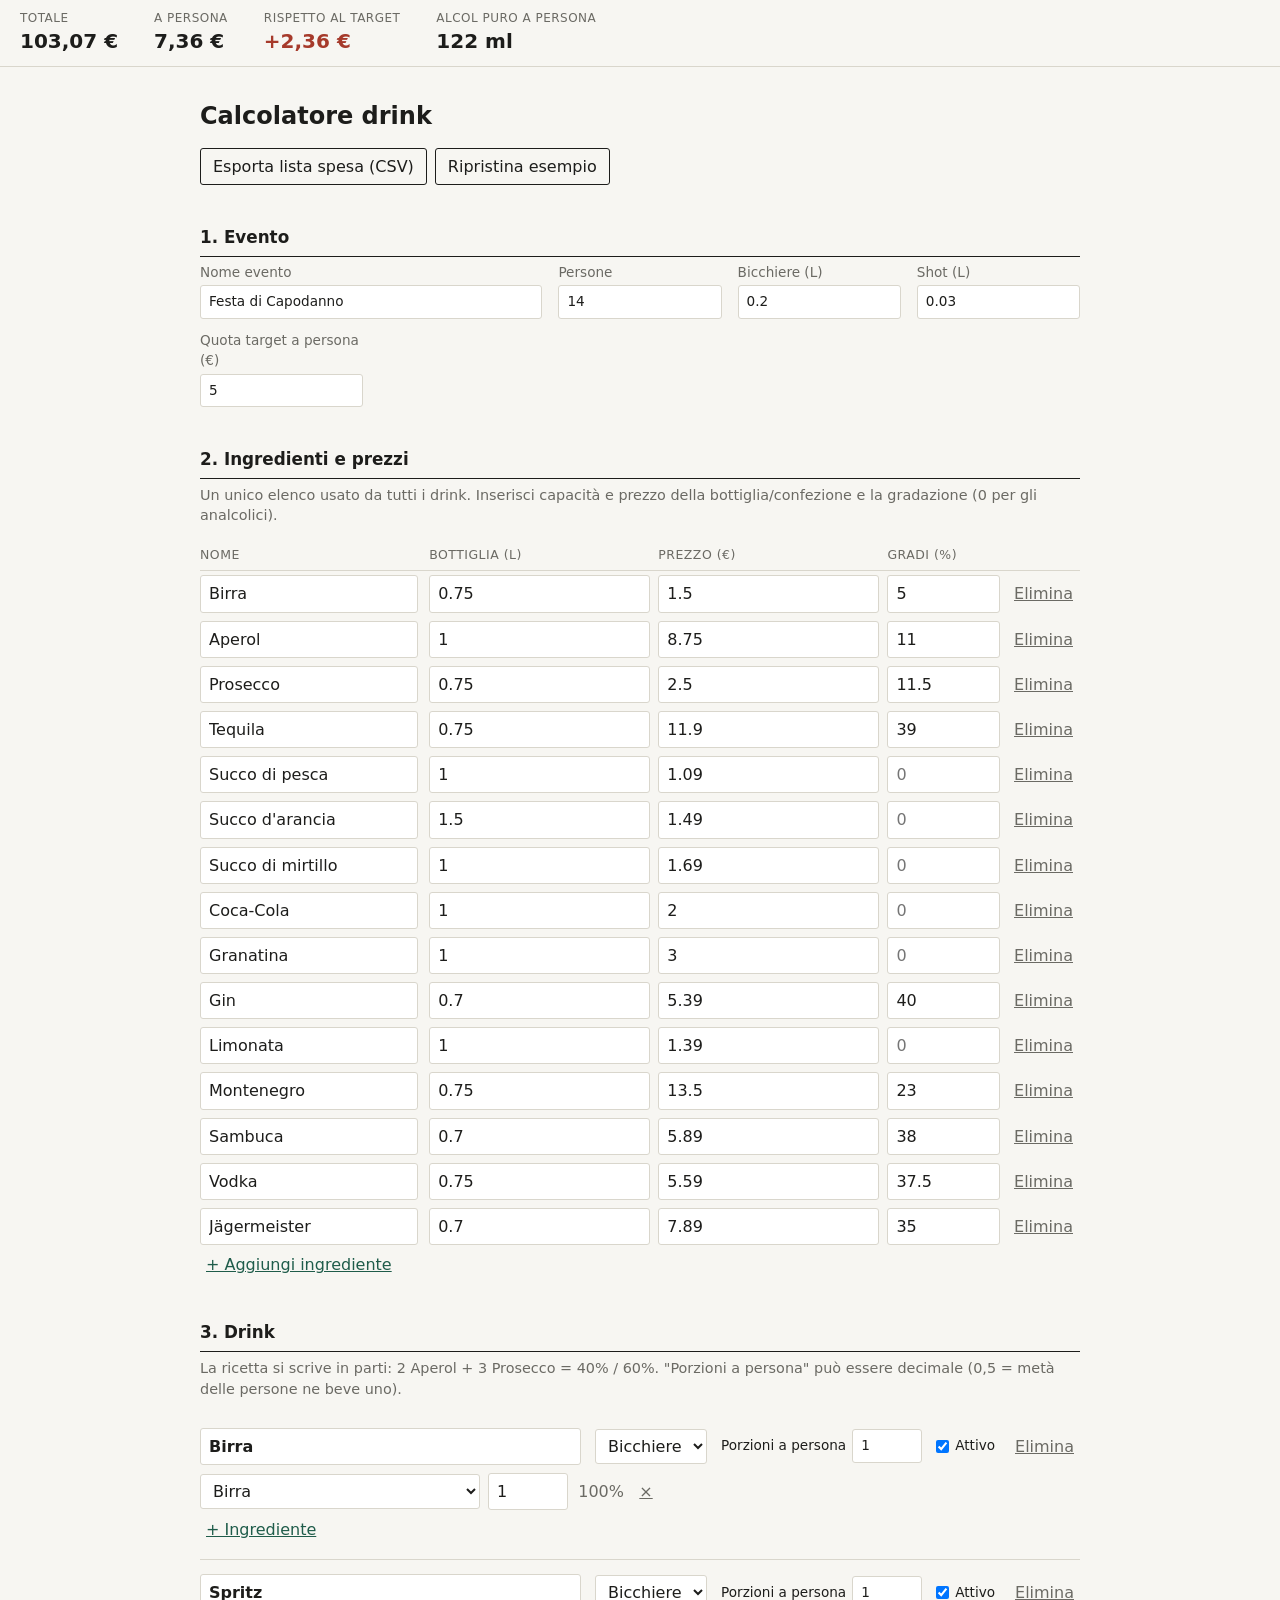
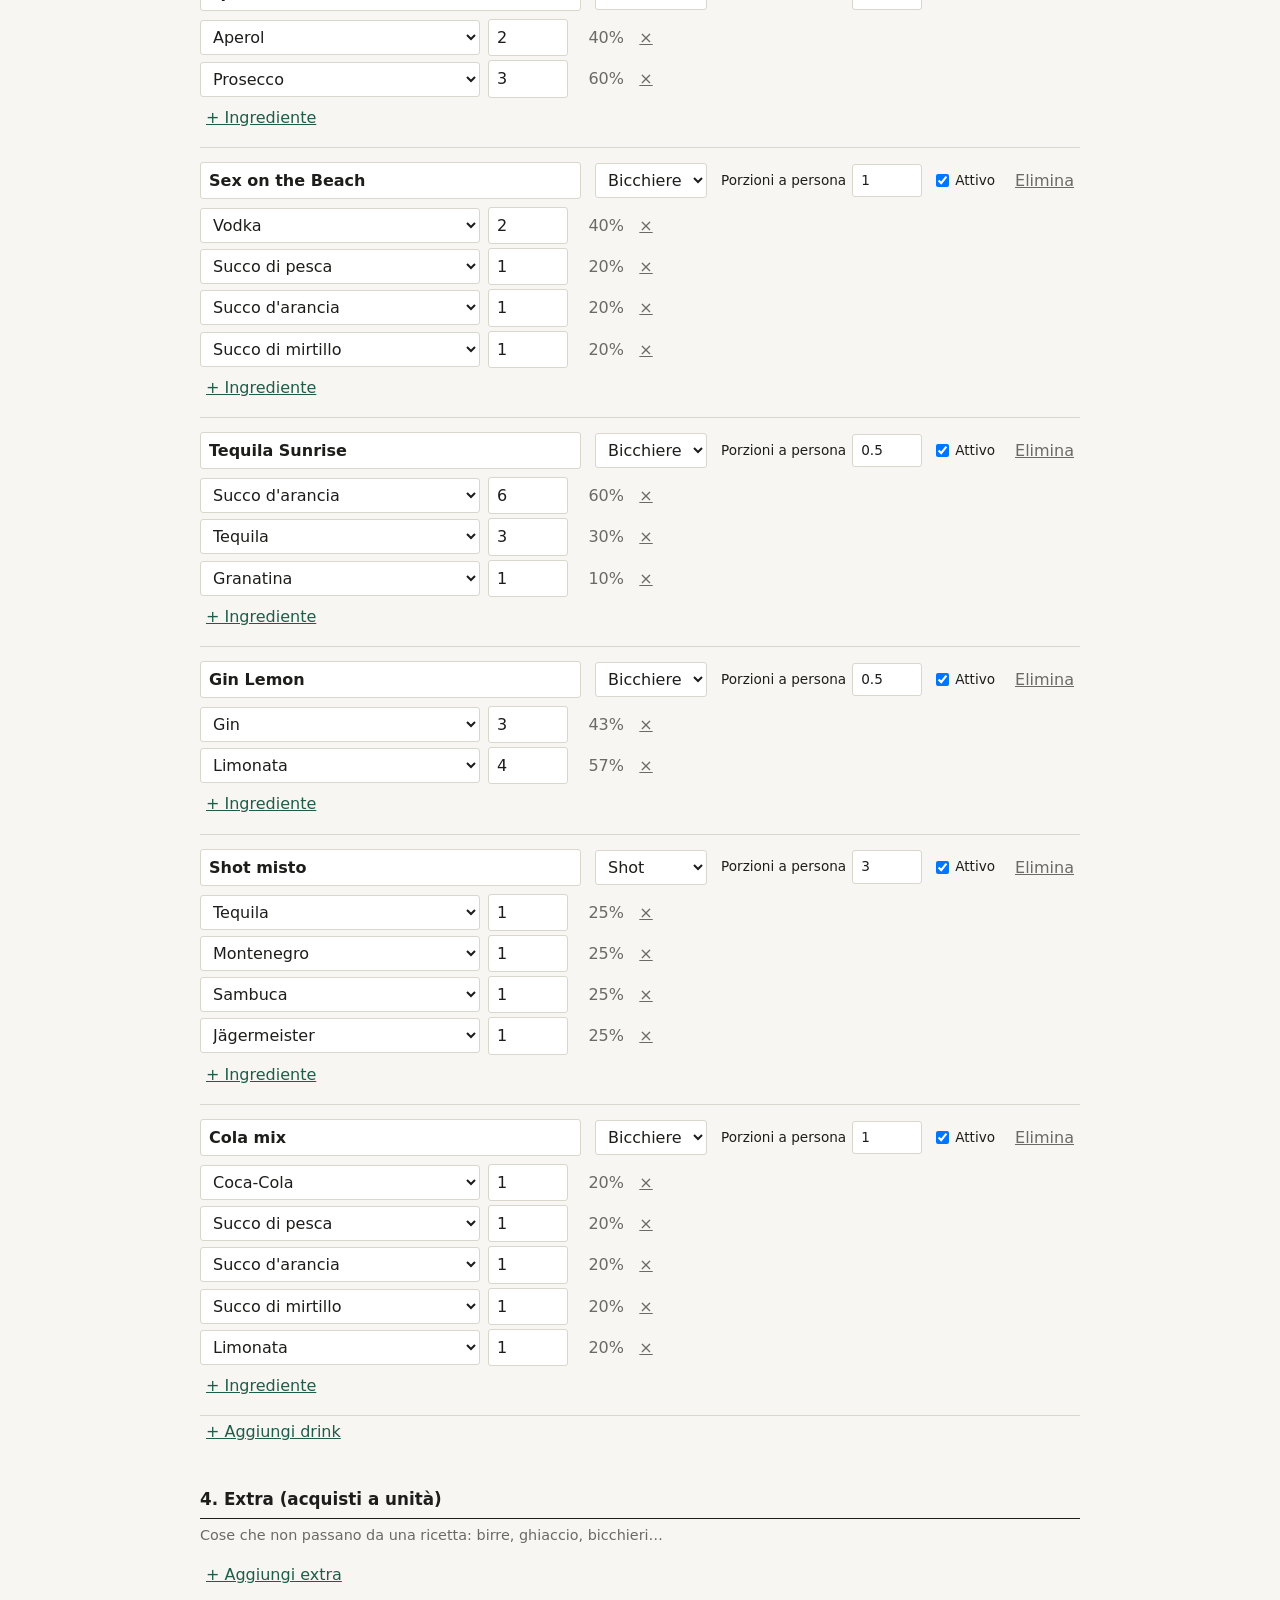
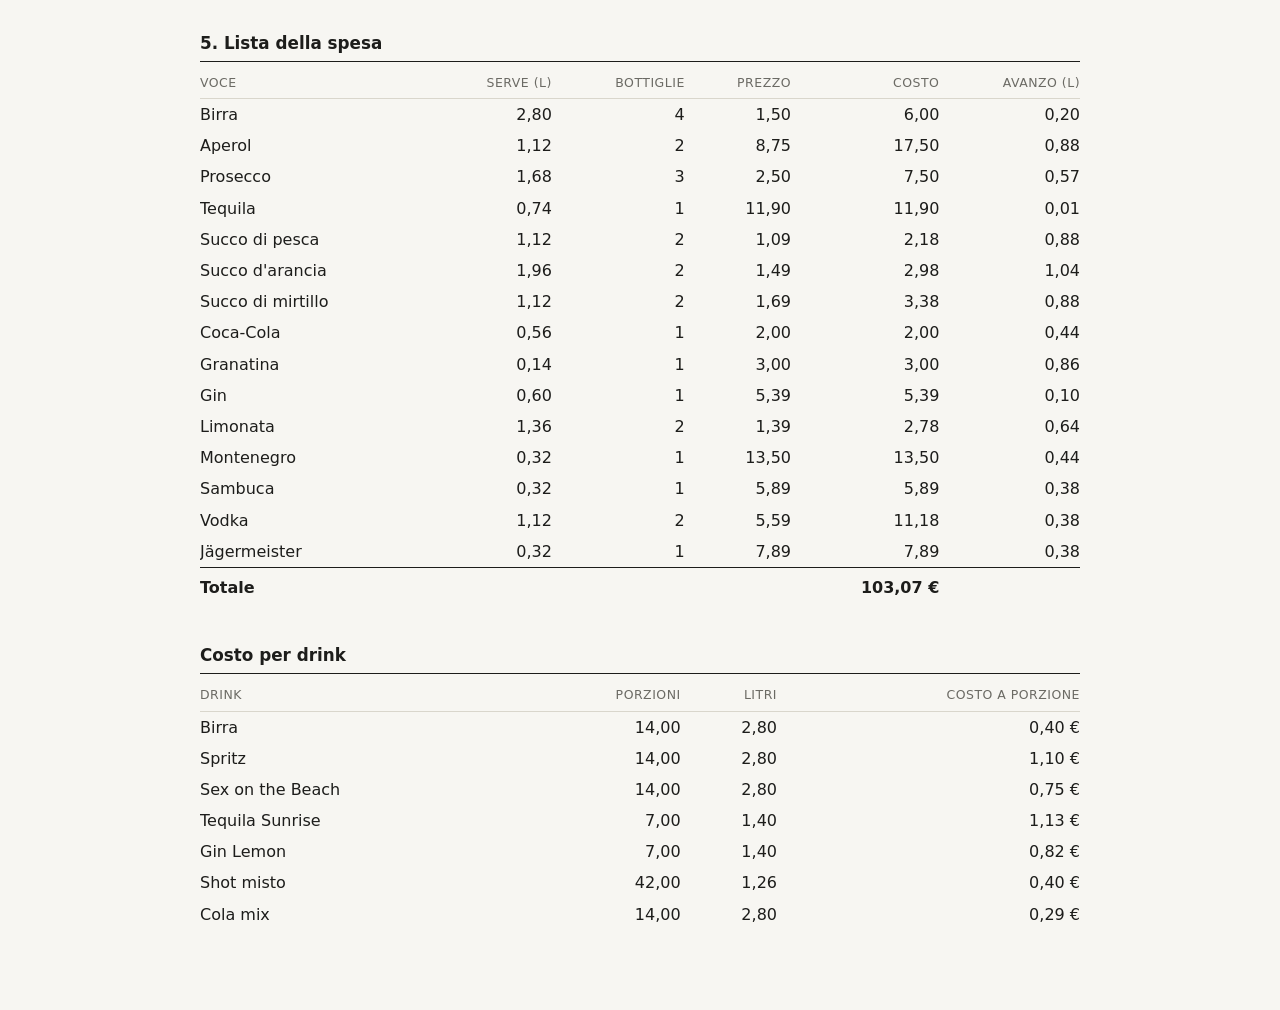
<file: index.html>
<!doctype html>
<html lang="it">
  <head>
    <meta charset="utf-8" />
    <meta name="viewport" content="width=device-width, initial-scale=1" />
    <title>Calcolatore drink</title>
    <link rel="stylesheet" href="style.css" />
  </head>
  <body>
    <div class="totals" id="totals"></div>

    <main>
      <h1>Calcolatore drink</h1>
      <div class="toolbar">
        <button class="ghost" data-act="csv">Esporta lista spesa (CSV)</button>
        <button class="ghost" data-act="reset">Ripristina esempio</button>
      </div>

      <h2>1. Evento</h2>
      <div class="grid" id="evento"></div>

      <h2>2. Ingredienti e prezzi</h2>
      <p class="hint">
        Un unico elenco usato da tutti i drink. Inserisci capacità e prezzo
        della bottiglia/confezione e la gradazione (0 per gli analcolici).
      </p>
      <div class="scroll" id="ingredienti"></div>
      <button class="link" data-act="add-ing">+ Aggiungi ingrediente</button>

      <h2>3. Drink</h2>
      <p class="hint">
        La ricetta si scrive in parti: 2 Aperol + 3 Prosecco = 40% / 60%.
        "Porzioni a persona" può essere decimale (0,5 = metà delle persone ne
        beve uno).
      </p>
      <div id="drink"></div>
      <button class="link" data-act="add-drink">+ Aggiungi drink</button>

      <h2>4. Extra (acquisti a unità)</h2>
      <p class="hint">
        Cose che non passano da una ricetta: birre, ghiaccio, bicchieri…
      </p>
      <div class="scroll" id="extra"></div>
      <button class="link" data-act="add-extra">+ Aggiungi extra</button>

      <h2>5. Lista della spesa</h2>
      <div class="scroll" id="lista"></div>
      <div class="warn" id="avvisi"></div>

      <h2>Costo per drink</h2>
      <div class="scroll" id="costi"></div>
    </main>

    <script src="script.js"></script>
  </body>
</html>
</file>
<file: style.css>
:root {
  --bg: #f7f6f2;
  --ink: #1d1d1b;
  --mute: #6b6a64;
  --line: #d9d6cc;
  --field: #fff;
  --accent: #1f5c4a;
  --bad: #a63a2b;
}
* {
  box-sizing: border-box;
}
body {
  margin: 0;
  background: var(--bg);
  color: var(--ink);
  font:
    16px/1.45 system-ui,
    -apple-system,
    "Segoe UI",
    sans-serif;
}
main {
  max-width: 920px;
  margin: 0 auto;
  padding: 24px 20px 80px;
}
h1 {
  font-size: 1.5rem;
  margin: 8px 0 4px;
}
h2 {
  font-size: 1.05rem;
  margin: 40px 0 6px;
  padding-bottom: 6px;
  border-bottom: 1px solid var(--ink);
}
p.hint {
  margin: 6px 0 14px;
  color: var(--mute);
  font-size: 0.9rem;
}

/* barra totali */
.totals {
  position: sticky;
  top: 0;
  z-index: 5;
  display: flex;
  flex-wrap: wrap;
  gap: 8px 36px;
  padding: 10px 20px;
  background: var(--bg);
  border-bottom: 1px solid var(--line);
}
.totals span {
  display: block;
  font-size: 0.75rem;
  color: var(--mute);
  text-transform: uppercase;
  letter-spacing: 0.04em;
}
.totals b {
  font-size: 1.25rem;
  font-variant-numeric: tabular-nums;
}
.bad {
  color: var(--bad);
}
.ok {
  color: var(--accent);
}

/* campi */
input,
select {
  font: inherit;
  color: inherit;
  background: var(--field);
  border: 1px solid var(--line);
  border-radius: 3px;
  padding: 6px 8px;
  min-width: 0;
}
input:focus,
select:focus {
  outline: 2px solid var(--accent);
  outline-offset: -1px;
}
input[type="number"] {
  width: 100%;
  font-variant-numeric: tabular-nums;
}
label {
  display: block;
  font-size: 0.85rem;
  color: var(--mute);
}
label input,
label select {
  display: block;
  width: 100%;
  margin-top: 3px;
  color: var(--ink);
}

button {
  font: inherit;
  cursor: pointer;
  border: 1px solid var(--ink);
  background: var(--ink);
  color: #fff;
  border-radius: 3px;
  padding: 6px 12px;
}
button.link {
  background: none;
  border: none;
  color: var(--accent);
  padding: 4px 6px;
  text-decoration: underline;
}
button.ghost {
  background: none;
  color: var(--ink);
}
button.link.del {
  color: var(--mute);
}

/* griglia evento */
.grid {
  display: grid;
  grid-template-columns: repeat(auto-fit, minmax(150px, 1fr));
  gap: 12px 16px;
}
.grid label:first-child {
  grid-column: span 2;
}

/* tabelle */
.scroll {
  overflow-x: auto;
}
table {
  width: 100%;
  border-collapse: collapse;
}
th {
  text-align: left;
  font-weight: 500;
  font-size: 0.78rem;
  color: var(--mute);
  text-transform: uppercase;
  letter-spacing: 0.04em;
  padding: 6px 8px 6px 0;
  border-bottom: 1px solid var(--line);
}
td {
  padding: 4px 8px 4px 0;
  vertical-align: middle;
}
td:last-child,
th:last-child {
  padding-right: 0;
}
.r {
  text-align: right;
  font-variant-numeric: tabular-nums;
}
#ingredienti td:first-child {
  min-width: 160px;
}
#extra td:first-child {
  min-width: 160px;
}
#ingredienti input[type="number"],
#extra input[type="number"] {
  min-width: 80px;
}

/* drink */
.drink {
  padding: 14px 0;
  border-bottom: 1px solid var(--line);
}
.drink.off {
  opacity: 0.5;
}
.drink-head {
  display: flex;
  flex-wrap: wrap;
  align-items: center;
  gap: 8px 14px;
  margin-bottom: 8px;
}
.drink-head .grow {
  flex: 1 1 180px;
  font-weight: 600;
}
.drink-head label {
  display: flex;
  align-items: center;
  gap: 6px;
  color: var(--ink);
}
.drink-head label input {
  margin: 0;
  width: auto;
}
.drink-head label input[type="number"] {
  width: 70px;
}
.rrow {
  display: grid;
  grid-template-columns: 1fr 80px 48px 28px;
  gap: 8px;
  align-items: center;
  margin: 4px 0;
  max-width: 460px;
}
.rrow .pct {
  color: var(--mute);
  text-align: right;
  font-variant-numeric: tabular-nums;
}

/* avvisi */
.warn {
  margin: 12px 0 0;
  padding: 8px 12px;
  border-left: 3px solid var(--bad);
  background: #f1e5e1;
  font-size: 0.9rem;
}
.warn:empty {
  display: none;
}
td.extra-tag {
  color: var(--mute);
}
tfoot td {
  border-top: 1px solid var(--ink);
  font-weight: 600;
  padding-top: 8px;
}
.toolbar {
  display: flex;
  gap: 8px;
  margin-top: 14px;
}
</file>
